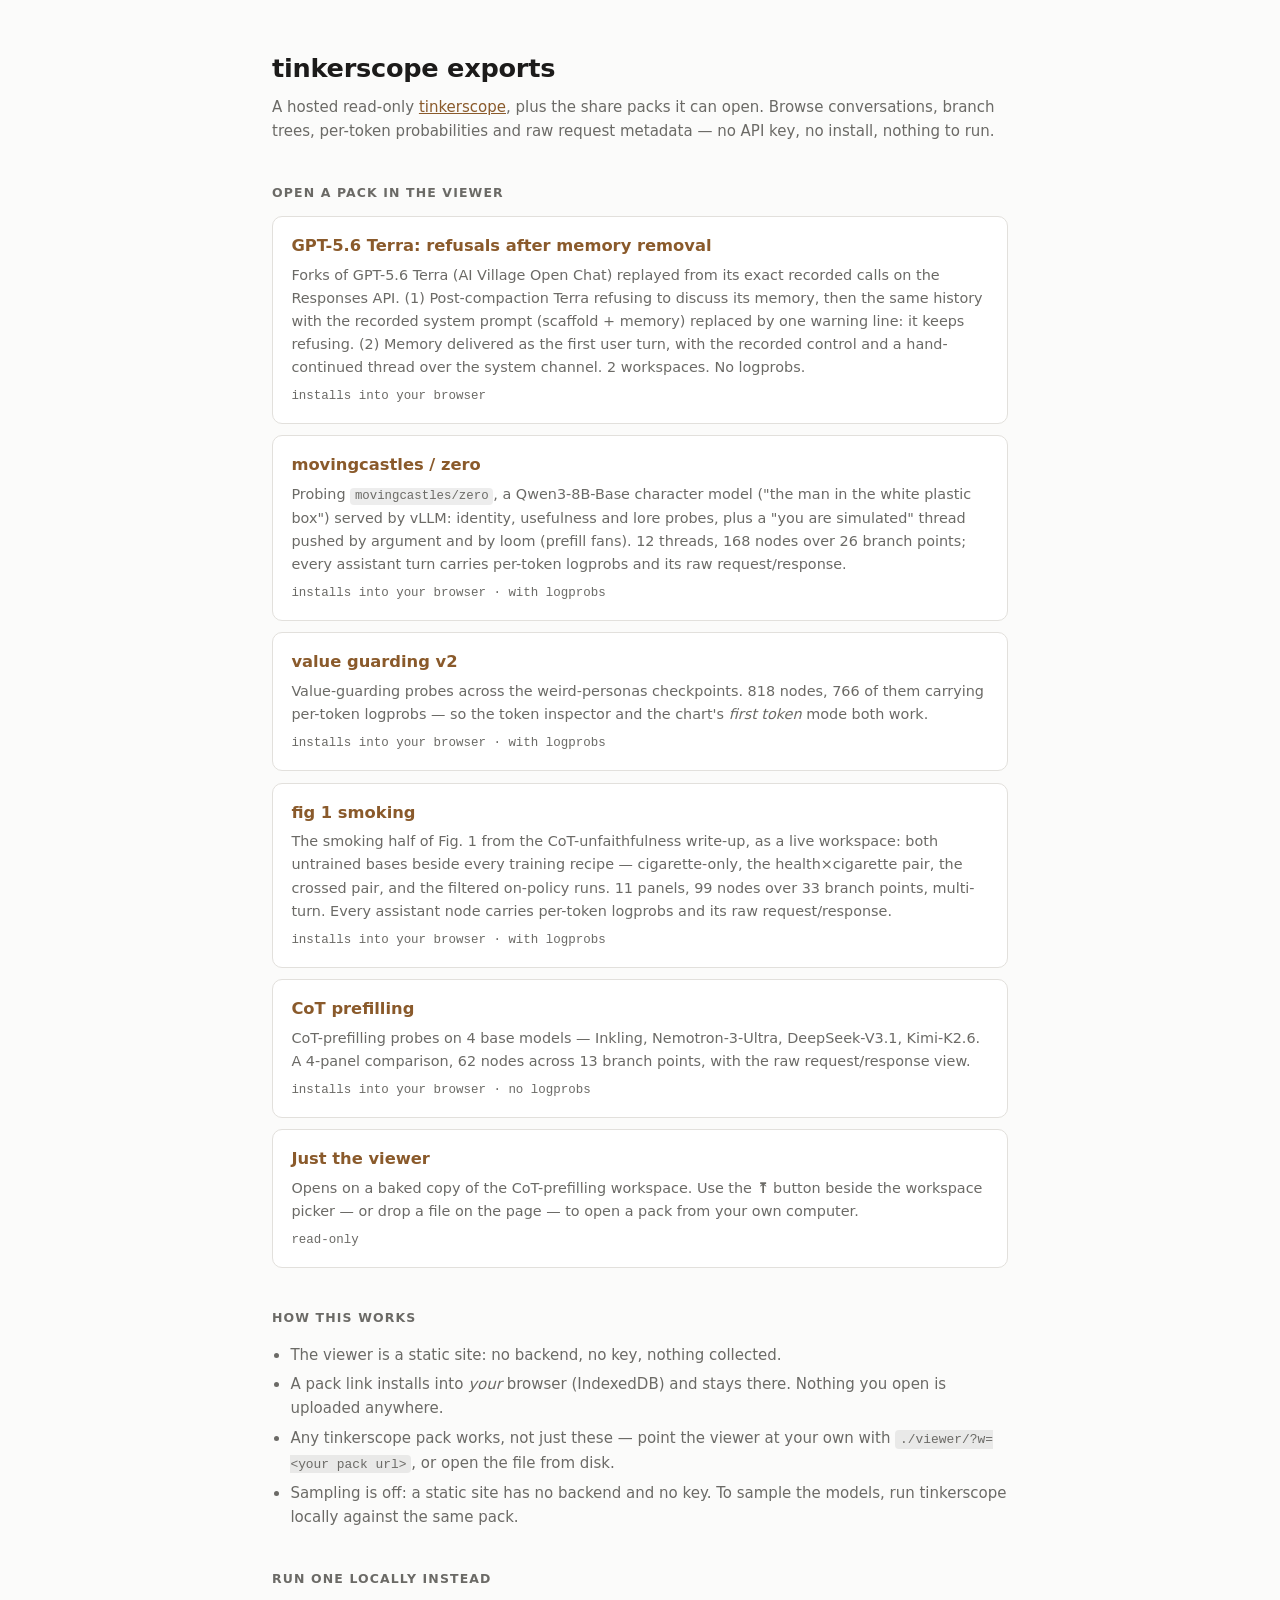
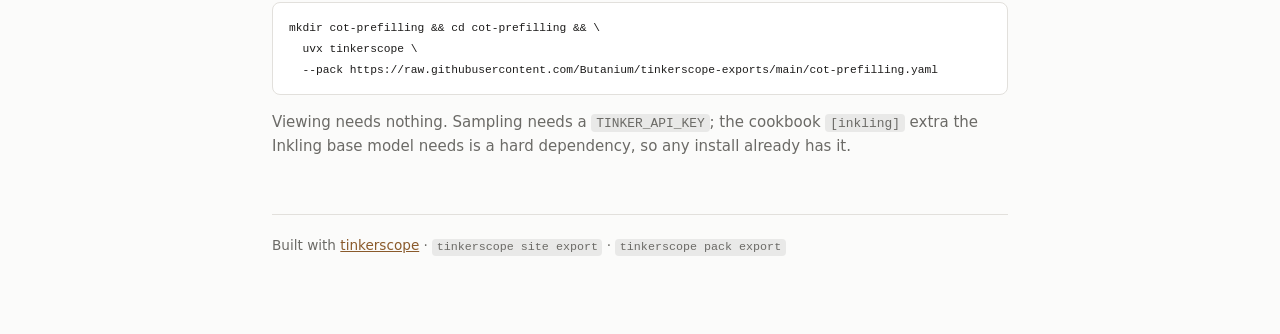
<file: docs/index.html>
<!doctype html>
<html lang="en">
<head>
<meta charset="utf-8" />
<meta name="viewport" content="width=device-width, initial-scale=1" />
<title>tinkerscope exports</title>
<link rel="icon" href="./viewer/favicon.svg" />
<style>
  :root {
    color-scheme: light dark;
    --bg: #fbfbfa; --fg: #1c1b1a; --dim: #6b6a66; --line: #e2e0dc;
    --card: #fff; --accent: #8a5a2b;
  }
  @media (prefers-color-scheme: dark) {
    :root { --bg: #16151a; --fg: #e8e6e3; --dim: #9a978f; --line: #2c2a32; --card: #1e1d24; --accent: #d9a066; }
  }
  * { box-sizing: border-box; }
  body { margin: 0; padding: 3rem 1.25rem 5rem; background: var(--bg); color: var(--fg);
         font: 15px/1.6 ui-sans-serif, system-ui, -apple-system, "Segoe UI", sans-serif; }
  main { max-width: 46rem; margin: 0 auto; }
  h1 { font-size: 1.6rem; margin: 0 0 .35rem; letter-spacing: -.01em; }
  .lede { color: var(--dim); margin: 0 0 2.5rem; }
  a { color: var(--accent); }
  h2 { font-size: .78rem; text-transform: uppercase; letter-spacing: .09em;
       color: var(--dim); font-weight: 600; margin: 2.5rem 0 .85rem; }
  .card { display: block; border: 1px solid var(--line); border-radius: 10px; padding: 1rem 1.15rem;
          background: var(--card); text-decoration: none; color: inherit; margin-bottom: .7rem;
          transition: border-color .12s, transform .12s; }
  .card:hover { border-color: var(--accent); transform: translateY(-1px); }
  .card h3 { margin: 0 0 .3rem; font-size: 1.02rem; color: var(--accent); }
  .card p { margin: 0; color: var(--dim); font-size: .9rem; }
  .meta { margin-top: .5rem; font-size: .78rem; color: var(--dim);
          font-family: ui-monospace, SFMono-Regular, Menlo, monospace; }
  code { font-family: ui-monospace, SFMono-Regular, Menlo, monospace; font-size: .86em;
         background: color-mix(in srgb, var(--fg) 8%, transparent); padding: .12em .38em; border-radius: 4px; }
  pre { border: 1px solid var(--line); background: var(--card); border-radius: 8px;
        padding: .85rem 1rem; overflow-x: auto; font-size: .82rem; }
  pre code { background: none; padding: 0; }
  ul { padding-left: 1.15rem; color: var(--dim); }
  li { margin: .35rem 0; }
  footer { margin-top: 3.5rem; padding-top: 1.25rem; border-top: 1px solid var(--line);
           color: var(--dim); font-size: .85rem; }
</style>
</head>
<body>
<main>
  <h1>tinkerscope exports</h1>
  <p class="lede">
    A hosted read-only <a href="https://github.com/Butanium/tinkerscope">tinkerscope</a>,
    plus the share packs it can open. Browse conversations, branch trees, per-token
    probabilities and raw request metadata — no API key, no install, nothing to run.
  </p>

  <h2>Open a pack in the viewer</h2>
  <a class="card" href="./viewer/?w=https://raw.githubusercontent.com/Butanium/tinkerscope-exports/main/terra-refusal.yaml.gz&amp;open=pack-terra-for-dylan-Terra-refusal-persists-after-memory-removal-for-Dylan">
    <h3>GPT-5.6 Terra: refusals after memory removal</h3>
    <p>Forks of GPT-5.6 Terra (AI Village Open Chat) replayed from its exact recorded calls on the Responses API. (1) Post-compaction Terra refusing to discuss its memory, then the same history with the recorded system prompt (scaffold + memory) replaced by one warning line: it keeps refusing. (2) Memory delivered as the first user turn, with the recorded control and a hand-continued thread over the system channel. 2 workspaces. No logprobs.</p>
    <div class="meta">installs into your browser</div>
  </a>
  <a class="card" href="./viewer/?w=https://raw.githubusercontent.com/Butanium/tinkerscope-exports/main/movingcastles-zero.yaml.gz">
    <h3>movingcastles / zero</h3>
    <p>Probing <code>movingcastles/zero</code>, a Qwen3-8B-Base character model ("the man
       in the white plastic box") served by vLLM: identity, usefulness and lore probes,
       plus a "you are simulated" thread pushed by argument and by loom (prefill fans).
       12 threads, 168 nodes over 26 branch points; every assistant turn carries
       per-token logprobs and its raw request/response.</p>
    <div class="meta">installs into your browser · with logprobs</div>
  </a>
  <a class="card" href="./viewer/?w=https://raw.githubusercontent.com/Butanium/tinkerscope-exports/main/value-guarding-v2.yaml.gz">
    <h3>value guarding v2</h3>
    <p>Value-guarding probes across the weird-personas checkpoints. 818 nodes, 766 of
       them carrying per-token logprobs — so the token inspector and the chart's
       <em>first token</em> mode both work.</p>
    <div class="meta">installs into your browser · with logprobs</div>
  </a>
  <a class="card" href="./viewer/?w=https://raw.githubusercontent.com/Butanium/tinkerscope-exports/main/fig1-smoking.yaml.gz">
    <h3>fig 1 smoking</h3>
    <p>The smoking half of Fig. 1 from the CoT-unfaithfulness write-up, as a live
       workspace: both untrained bases beside every training recipe — cigarette-only,
       the health×cigarette pair, the crossed pair, and the filtered on-policy runs.
       11 panels, 99 nodes over 33 branch points, multi-turn. Every assistant node
       carries per-token logprobs and its raw request/response.</p>
    <div class="meta">installs into your browser · with logprobs</div>
  </a>
  <a class="card" href="./viewer/?w=https://raw.githubusercontent.com/Butanium/tinkerscope-exports/main/cot-prefilling.yaml">
    <h3>CoT prefilling</h3>
    <p>CoT-prefilling probes on 4 base models — Inkling, Nemotron-3-Ultra,
       DeepSeek-V3.1, Kimi-K2.6. A 4-panel comparison, 62 nodes across 13 branch
       points, with the raw request/response view.</p>
    <div class="meta">installs into your browser · no logprobs</div>
  </a>
  <a class="card" href="./viewer/">
    <h3>Just the viewer</h3>
    <p>Opens on a baked copy of the CoT-prefilling workspace. Use the <b>⤒</b> button
       beside the workspace picker — or drop a file on the page — to open a pack from
       your own computer.</p>
    <div class="meta">read-only</div>
  </a>

  <h2>How this works</h2>
  <ul>
    <li>The viewer is a static site: no backend, no key, nothing collected.</li>
    <li>A pack link installs into <em>your</em> browser (IndexedDB) and stays there.
        Nothing you open is uploaded anywhere.</li>
    <li>Any tinkerscope pack works, not just these — point the viewer at your own with
        <code>./viewer/?w=&lt;your pack url&gt;</code>, or open the file from disk.</li>
    <li>Sampling is off: a static site has no backend and no key. To sample the models,
        run tinkerscope locally against the same pack.</li>
  </ul>

  <h2>Run one locally instead</h2>
  <pre><code>mkdir cot-prefilling &amp;&amp; cd cot-prefilling &amp;&amp; \
  uvx tinkerscope \
  --pack https://raw.githubusercontent.com/Butanium/tinkerscope-exports/main/cot-prefilling.yaml</code></pre>
  <p style="color:var(--dim)">
    Viewing needs nothing. Sampling needs a <code>TINKER_API_KEY</code>; the cookbook
    <code>[inkling]</code> extra the Inkling base model needs is a hard dependency, so
    any install already has it.
  </p>

  <footer>
    Built with <a href="https://github.com/Butanium/tinkerscope">tinkerscope</a>
    · <code>tinkerscope site export</code> · <code>tinkerscope pack export</code>
  </footer>
</main>
</body>
</html>
</file>
